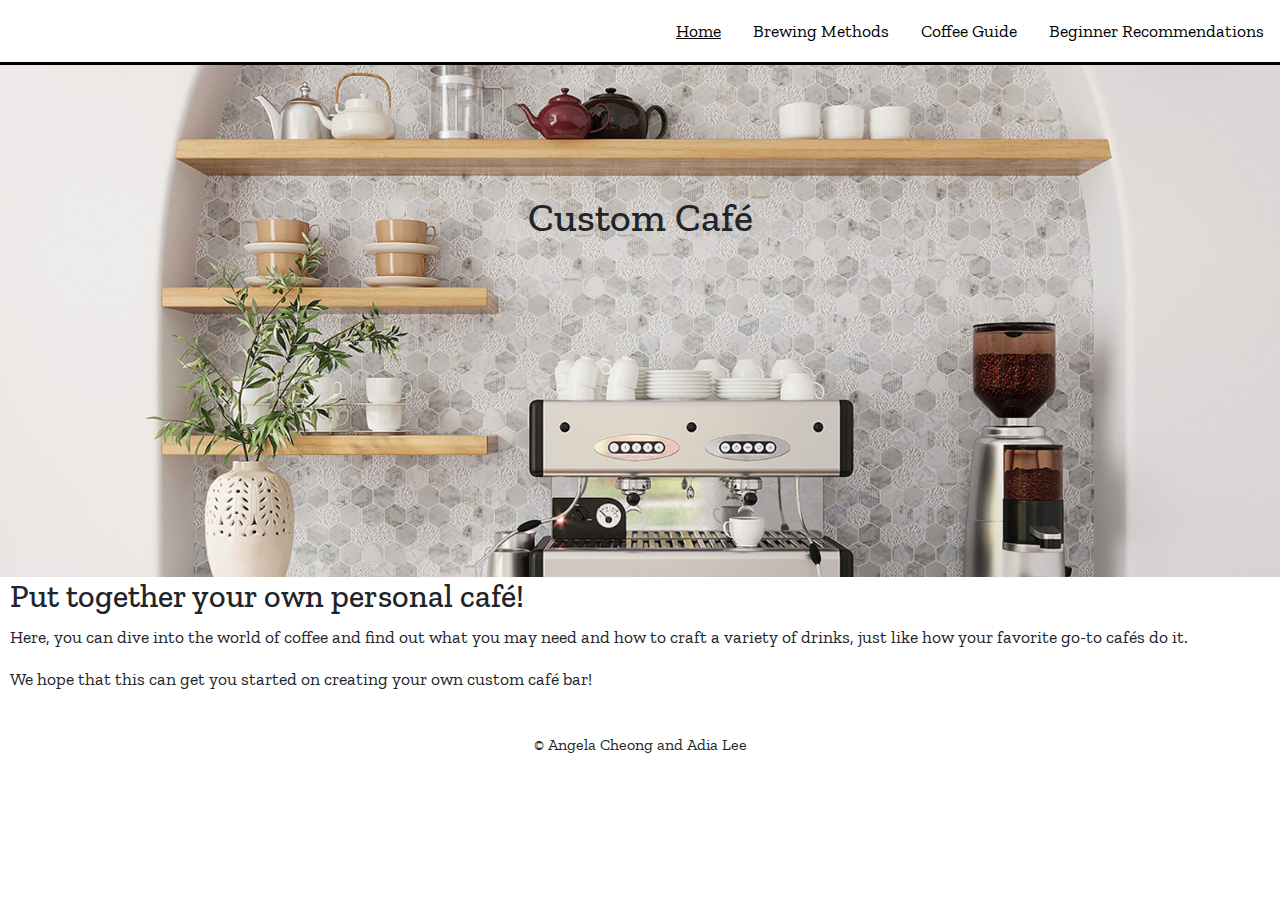
<file: index.html>
<!DOCTYPE html>
<html lang="en">
<head>
    <meta charset="UTF-8">
    <meta http-equiv="X-UA-Compatible" content="IE=edge">
    <meta name="viewport" content="width=device-width, initial-scale=1.0">
    <link rel="stylesheet" href="css/html5reset.css">
    <link rel="stylesheet" href="https://cdn.jsdelivr.net/npm/bootstrap@4.3.1/dist/css/bootstrap.min.css" integrity="sha384-ggOyR0iXCbMQv3Xipma34MD+dH/1fQ784/j6cY/iJTQUOhcWr7x9JvoRxT2MZw1T" crossorigin="anonymous">
    <link href="https://fonts.googleapis.com/css2?family=Comic+Neue&family=Dosis&family=Square+Peg&family=Thasadith&family=Zilla+Slab&display=swap" rel="stylesheet">
    <link rel="stylesheet" href="css/style.css">
    <title>Home</title>
</head>
<body>
    <header>
        <a class='jump-link' href='#main'>Jump to content</a>
        <!--Navbar-->
        <nav class="navbar navbar-light navbar-1 white">

            <!-- Navbar brand -->
            <a class="navbar-brand" href="#">Custom Café</a>
        
            <!-- Collapse button -->
            <button class="navbar-toggler" type="button" data-toggle="collapse" data-target="#navbarSupportedContent15"
            aria-controls="navbarSupportedContent15" aria-expanded="false" aria-label="Toggle navigation"><span class="navbar-toggler-icon"></span></button>
        
            <!-- Collapsible content -->
            <div class="collapse navbar-collapse" id="navbarSupportedContent15">
        
            <!-- Links -->
            <ul class="navbar-nav mr-auto">
                <li class="nav-item active">
                <a class="nav-link" href="index.html">Home <span class="sr-only">(current)</span></a>
                </li>
                <li class="nav-item">
                <a class="nav-link" href="methods.html">Brewing Methods</a>
                </li>
                <li class="nav-item">
                <a class="nav-link" href="recipes.html">Coffee Guide</a>
                </li>
                <li class="nav=item">
                    <a class="nav-link" href="recommendations.html">Beginner Recommendations</a>
                </li>
            </ul>
            <!-- Links -->
        
            </div>
            <!-- Collapsible content -->
        
        </nav>
        <!-- Nav menu for non-mobile screens -->
        <nav class="menu">
            <ul class='nav-items'>
                <li class="nav-link current"><a href='index.html'>Home</a></li>
                <li class="nav-link"><a href='methods.html'>Brewing Methods</a></li>
                <li class="nav-link"><a href='recipes.html'>Coffee Guide</a></li>
                <li class="nav-link"><a href='recommendations.html'>Beginner Recommendations</a></li>
            </ul>
        </nav>
    </header>
        <main class='home' id='main'>
            <div class="opening">
                <h1>Custom Café</h1>
            </div>
            <div class="intro">
                <h2>Put together your own personal café!</h2>
                <p>Here, you can dive into the world of coffee and find out what you may need and how to craft a variety of drinks, just like how your favorite go-to cafés do it.</p>
            </div>
            <div class="note">
                <p>We hope that this can get you started on creating your own custom café bar!</p>
            </div>
        </main><br>
        <footer>
            <p>&copy Angela Cheong and Adia Lee</p>
        </footer>
    <!-- Bootstrap -->
    <script src="https://code.jquery.com/jquery-3.3.1.slim.min.js" integrity="sha384-q8i/X+965DzO0rT7abK41JStQIAqVgRVzpbzo5smXKp4YfRvH+8abtTE1Pi6jizo" crossorigin="anonymous"></script>
    <script src="https://cdn.jsdelivr.net/npm/popper.js@1.14.7/dist/umd/popper.min.js" integrity="sha384-UO2eT0CpHqdSJQ6hJty5KVphtPhzWj9WO1clHTMGa3JDZwrnQq4sF86dIHNDz0W1" crossorigin="anonymous"></script>
    <script src="https://cdn.jsdelivr.net/npm/bootstrap@4.3.1/dist/js/bootstrap.min.js" integrity="sha384-JjSmVgyd0p3pXB1rRibZUAYoIIy6OrQ6VrjIEaFf/nJGzIxFDsf4x0xIM+B07jRM" crossorigin="anonymous"></script>
</body>
</html>
</file>
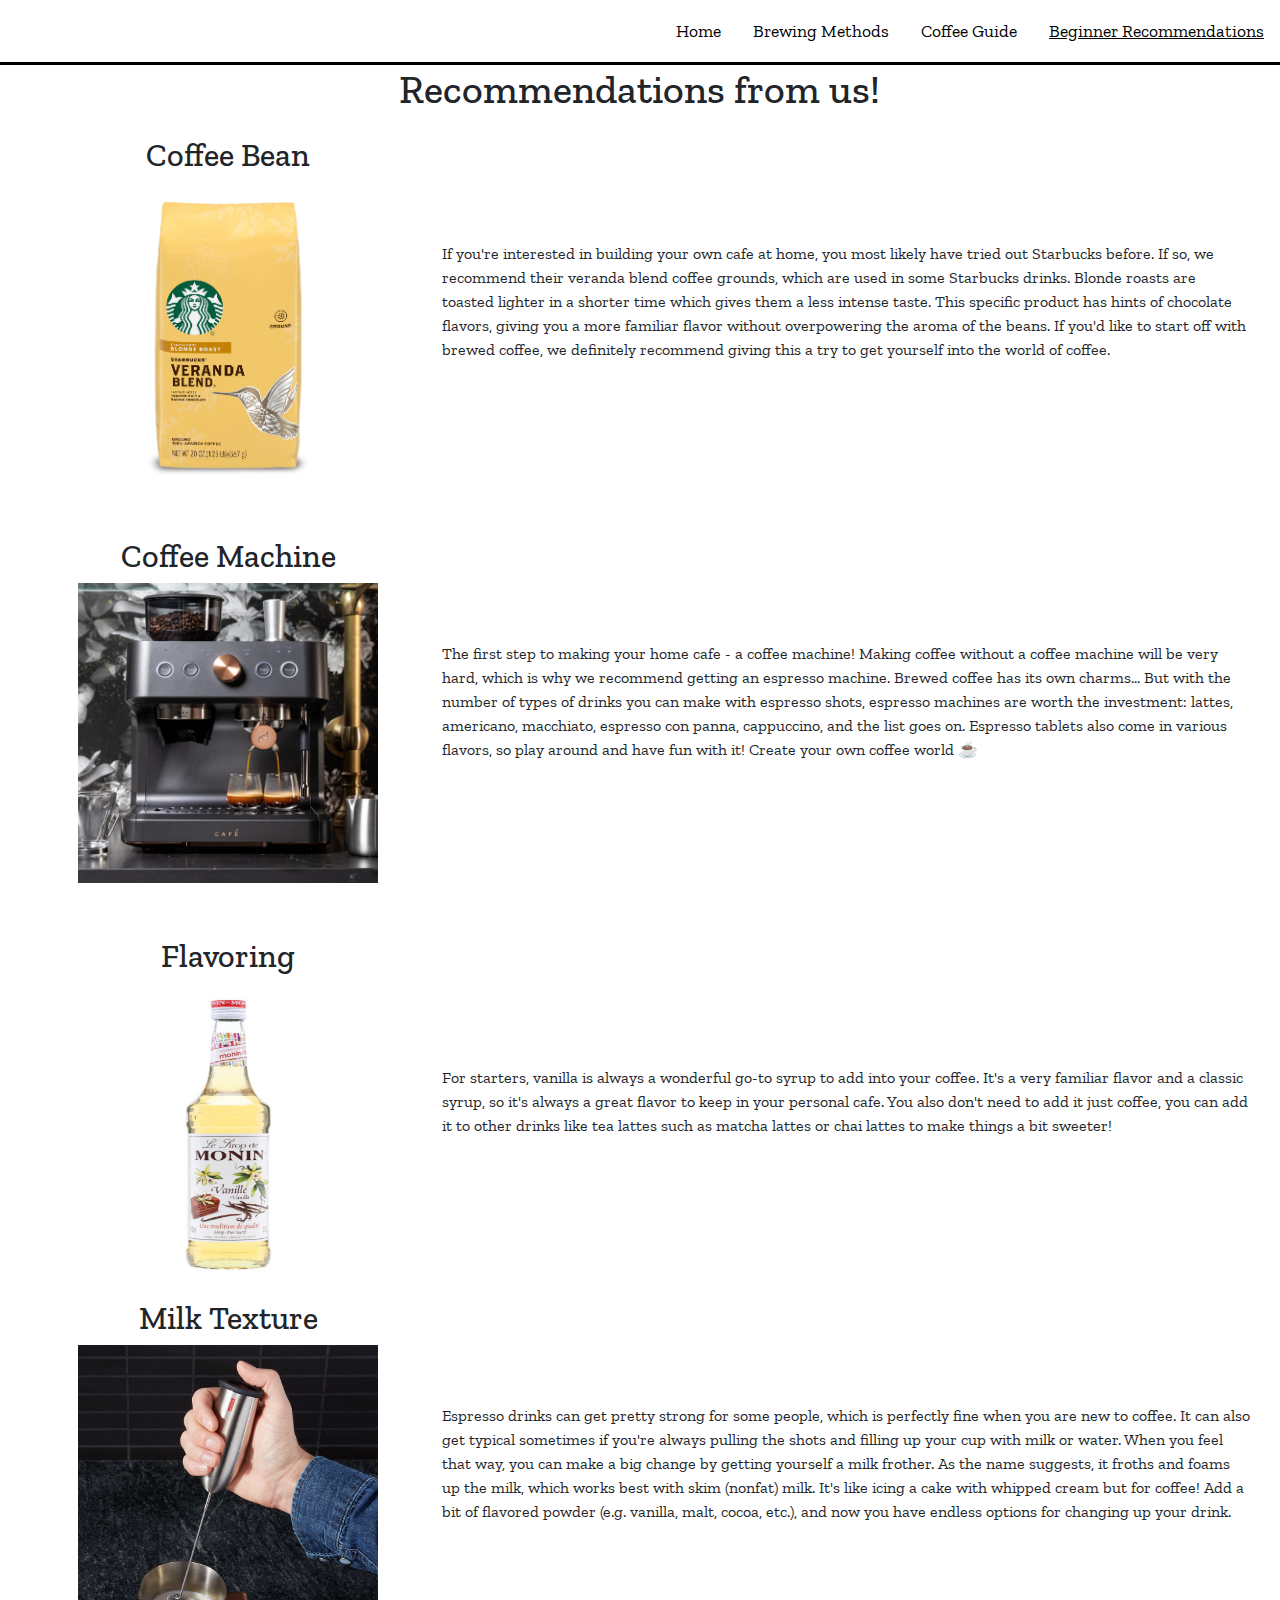
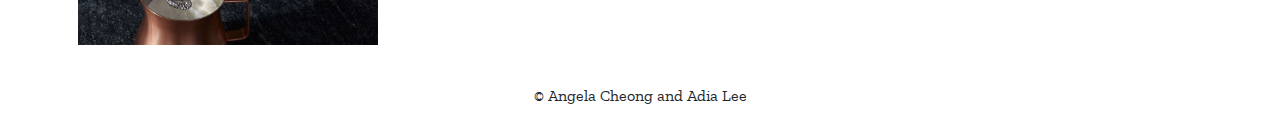
<file: recommendations.html>
<!DOCTYPE html>
<html lang="en">
<head>
    <meta charset="UTF-8">
    <meta http-equiv="X-UA-Compatible" content="IE=edge">
    <meta name="viewport" content="width=device-width, initial-scale=1.0">
    <link rel="stylesheet" href="css/html5reset.css">
    <link rel="stylesheet" href="https://cdn.jsdelivr.net/npm/bootstrap@4.3.1/dist/css/bootstrap.min.css" integrity="sha384-ggOyR0iXCbMQv3Xipma34MD+dH/1fQ784/j6cY/iJTQUOhcWr7x9JvoRxT2MZw1T" crossorigin="anonymous">
    <link href="https://fonts.googleapis.com/css2?family=Comic+Neue&family=Dosis&family=Square+Peg&family=Thasadith&family=Zilla+Slab&display=swap" rel="stylesheet">
    <link rel="stylesheet" href="css/style.css">
    <title>Recommendations</title>
</head>
<body>
    <header>
        <a class='jump-link' href='#main'>Jump to content</a>
        <!--Navbar-->
        <nav class="navbar navbar-light navbar-1 white">

            <!-- Navbar brand -->
            <a class="navbar-brand">Custom Café</a>
        
            <!-- Collapse button -->
            <button class="navbar-toggler" type="button" data-toggle="collapse" data-target="#navbarSupportedContent15"
            aria-controls="navbarSupportedContent15" aria-expanded="false" aria-label="Toggle navigation"><span class="navbar-toggler-icon"></span></button>
        
            <!-- Collapsible content -->
            <div class="collapse navbar-collapse" id="navbarSupportedContent15">
        
            <!-- Links -->
            <ul class="navbar-nav mr-auto">
                <li class="nav-item active">
                <a class="nav-link" href="recommendations.html">Beginner Recommendations<span class="sr-only">(current)</span></a>
                </li>
                <li class="nav-item">
                    <a class="nav-link" href="index.html">Home</a>
                    </li>
                <li class="nav-item">
                <a class="nav-link" href="methods.html">Brewing Methods</a>
                </li>
                <li class="nav=item">
                    <a class="nav-link" href="recipes.html">Coffee Guide</a>
                </li>
            </ul>
            <!-- Links -->
            </div>
            <!-- Collapsible content -->
        
        </nav>
        <nav class="menu">
            <ul class='nav-items'>
                <li class="nav-link"><a href='index.html'>Home</a></li>
                <li class="nav-link"><a href='methods.html'>Brewing Methods</a></li>
                <li class="nav-link"><a href='recipes.html'>Coffee Guide</a></li>
                <li class="nav-link current"><a href='recommendations.html'>Beginner Recommendations</a></li>
            </ul>
        </nav>
    </header>
    <main class='recommendations' id='main'>
        <h1>Recommendations from us!</h1>
        <div class="bean" tabindex="0">
            <h2>Coffee Bean</h2>
            <img src="images/recommend/veranda.jpg" alt="starbucks veranda roast coffee blend in yellow bag">
        </div>
        <div class="bean-text" tabindex="0">
            <p>If you're interested in building your own cafe at home, you most likely have tried out Starbucks before. If so, we recommend their veranda blend coffee grounds, which are used in some Starbucks drinks. Blonde roasts are toasted lighter in a shorter time which gives them a less intense taste. This specific product has hints of chocolate flavors, giving you a more familiar flavor without overpowering the aroma of the beans. If you'd like to start off with brewed coffee, we definitely recommend giving this a try to get yourself into the world of coffee.</p>
        </div><br>
        <div class="machine" tabindex="0" alt="espresso machine pouring two shots">
            <h2>Coffee Machine</h2>
            <img src="images/appliances/espresso-machine.jpg" alt="espresso machine pouring two shots">
        </div>
        <div class="machine-text" tabindex="0">
            <p>The first step to making your home cafe - a coffee machine! Making coffee without a coffee machine will be very hard, which is why we recommend getting an espresso machine. Brewed coffee has its own charms… But with the number of types of drinks you can make with espresso shots, espresso machines are worth the investment: lattes, americano, macchiato, espresso con panna, cappuccino, and the list goes on. Espresso tablets also come in various flavors, so play around and have fun with it! Create your own coffee world ☕</p>
        </div><br>
        <div class="flavoring" tabindex="0">
            <h2>Flavoring</h2>
            <img src="images/recommend/vanilla.jpg" alt="vanilla syrup flavoring bottle">
        </div>
        <div class="flavoring-text">
            <p>For starters, vanilla is always a wonderful go-to syrup to add into your coffee. It's a very familiar flavor and a classic syrup, so it's always a great flavor to keep in your personal cafe. You also don't need to add it just coffee, you can add it to other drinks like tea lattes such as matcha lattes or chai lattes to make things a bit sweeter!</p>
        </div>
        <div class="froth" tabindex="0">
            <h2>Milk Texture</h2>
            <img src="images/appliances/milk-frother.jpg" alt="milk frother being used in milk pitcher">
        </div>
        <div class="froth-text" tabindex="0">
            <p>Espresso drinks can get pretty strong for some people, which is perfectly fine when you are new to coffee. It can also get typical sometimes if you're always pulling the shots and filling up your cup with milk or water. When you feel that way, you can make a big change by getting yourself a milk frother. As the name suggests, it froths and foams up the milk, which works best with skim (nonfat) milk. It's like icing a cake with whipped cream but for coffee! Add a bit of flavored powder (e.g. vanilla, malt, cocoa, etc.), and now you have endless options for changing up your drink.</p>
        </div><br>
    </main>
        <!-- Bootstrap -->
    <script src="https://code.jquery.com/jquery-3.3.1.slim.min.js" integrity="sha384-q8i/X+965DzO0rT7abK41JStQIAqVgRVzpbzo5smXKp4YfRvH+8abtTE1Pi6jizo" crossorigin="anonymous"></script>
    <script src="https://cdn.jsdelivr.net/npm/popper.js@1.14.7/dist/umd/popper.min.js" integrity="sha384-UO2eT0CpHqdSJQ6hJty5KVphtPhzWj9WO1clHTMGa3JDZwrnQq4sF86dIHNDz0W1" crossorigin="anonymous"></script>
    <script src="https://cdn.jsdelivr.net/npm/bootstrap@4.3.1/dist/js/bootstrap.min.js" integrity="sha384-JjSmVgyd0p3pXB1rRibZUAYoIIy6OrQ6VrjIEaFf/nJGzIxFDsf4x0xIM+B07jRM" crossorigin="anonymous"></script>
    <footer>
        <p>&copy Angela Cheong and Adia Lee</p>
    </footer> 
</body>
</html>
</file>
<file: css/style.css>
.jump-link{
    position: absolute;
    display: block;
    color: #000000;
    border: solid 2px #000000;  
    text-decoration: underline;
    top: -40px;
}
.jump-link:focus{
    position: static;
    text-align: center;
    top: 20px;
}
.menu{
    display: none;
}
header{
    border-bottom: solid 3px #000000;
}
.opening h1{
    display: block;
    text-align: center;
    padding: 10% 0;
}
footer{
    text-align: center;
}
body{
    font-family: "Zilla Slab";
}
.home{
    display: grid;
    grid-template-columns: 1fr;
}
.opening{
    width: 100%;
    height: 50vw;
    background-image: url('../images/home-bar.jpg');
    background-size: cover;
    background-position: center;
    background-repeat: no-repeat;
}
.intro, .note{
    margin-left: 10px;
}
.home p{
    font-size: 110%;
}
/* Coffee Guide Page */
.guide h1{
    font-size: 170%;
    font-weight: bold;
    text-align: center;

}
.guide h2, .guide figcaption{
    text-align: center;
    font-size: 110%;
}
.guide h3{
    font-size: 140%;
    font-weight: bold;
    text-align: center;
}
.card-wrapper{
    display: grid;
    width: 100%;
    grid-template-columns: 1fr;
    grid-gap: 15px;
    padding: 0 50px;
}
figure{
    display: flex;
    flex-direction: column;
}
figure img{
    width: 100%;
}
.back ul{
    margin-left: 20px;
    list-style: disc;
}
.inner{
    display: flex;
    position: relative;
    width: 100%;
    height: 100%; /*Takes full grid cell height*/
    box-shadow: 0 4px 8px 0 rgba(0,0,0,0.2);
}
.inner{
    transition: transform 0.7s;
    transform-style: preserve-3d;
}
/* Card contents flip horizontally when clicked */
.inner.flip{
    transform: rotateY(180deg);
    -webkit-transform: rotateY(180deg);
}
.front, .back{
    display: flex;
    backface-visibility: hidden;
    /* For chrome and safari */
    -webkit-backface-visibility: hidden;
    width: 100%;
}
.front{
    width: 100%;
    height: 100%;
}
.back{
    position: absolute;
    overflow: auto;
    height: 0;
    min-height: 100%;
    line-height: 2;
    transform: rotateY(180deg);
    -webkit-transform: rotateY(180deg);
}
/* Recommendations */
.recommendations{
    display: grid;
    grid-template-columns: 1fr;
    grid-gap: 15px;
    margin: 0 10px;
    align-items: center;
    justify-items: center;
}
.recommendations h1, .recommendations h2{
    grid-column: 1 / -1;
    text-align: center;
}
.bean img, .machine img, .flavoring img, .froth img{
    width: 300px;
    height: 300px;
}
@media screen and (prefers-reduced-motion: reduce){
    .flip-card{
        transition: none;
    }
    .navbar{
        transition: none;
    }
}
@media screen and (min-width: 768px) {
    .navbar{
        display: none;
    }
    .menu{
        display: block;
    }
    .nav-items{
        display: flex;
        width: 100%;
        justify-content: space-around;
        margin: 10px 0;
        font-size: 110%;
    }
    .nav-link a{
        color: black;
        text-decoration: none;
    }
    .current a, .nav-link:hover{
        text-decoration: underline;
    }
    .opening{
        height: 40vw;
    }
    .card-wrapper{
        grid-template-columns: 1fr 1fr;
    }
    figure{
        height: 90%;
    }
    figure img{
        width: 100%;
        min-height: 100%;
    }
    .nav-link a{
        color: black;
        text-decoration: none;
    }
    .current a, .nav-link:hover{
        text-decoration: underline;
    }
    .recommendations{
        grid-template-columns: 1fr 1fr;
    }
    .bean, .machine, .flavoring, .froth{
        grid-column: 1;
    }
    .bean-text, .machine-text, .flavoring-text, .froth-text{
        grid-column: 2;
    }
}
@media screen and (min-width: 1200px){
    .nav-items{
        justify-content: flex-end;
    }
    .card-wrapper{
        grid-template-columns: 1fr 1fr 1fr 1fr;
    }
    .recommendations{
        grid-template-columns: 1fr 1fr 1fr;
        margin: 0 30px;
    }
    .bean-text, .machine-text, .flavoring-text, .froth-text{
        grid-column: 2 / 4;
    }
}
</file>
